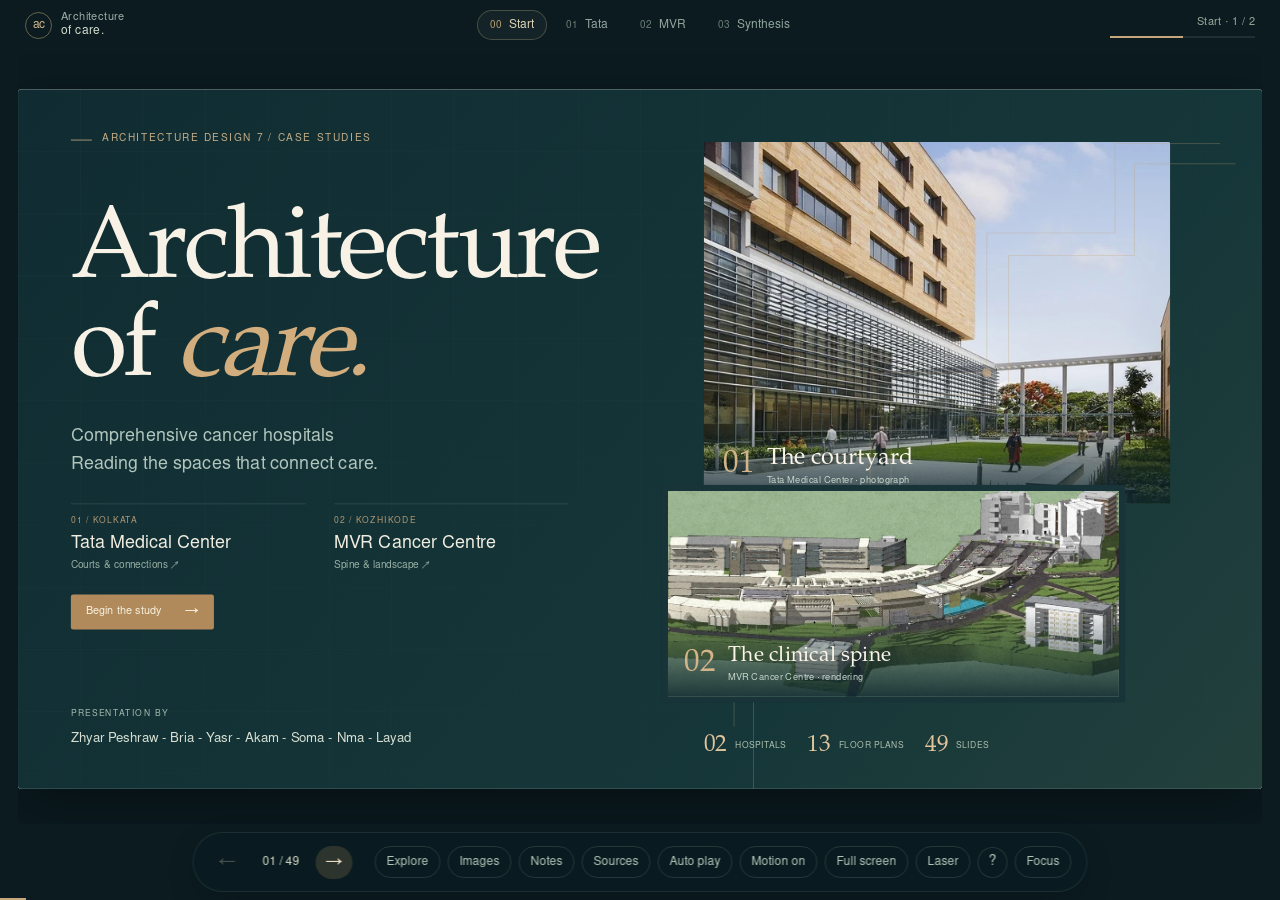
<file: index.html>
<!doctype html>
<html lang="en">
<head>
 <meta charset="utf-8">
 <meta name="viewport" content="width=device-width,initial-scale=1">
 <meta name="description" content="Architecture of Care — a 49-slide comparative architectural study of Tata Medical Center and MVR Cancer Centre, with source plans, zoning and circulation analysis.">
 <meta name="theme-color" content="#132d30">
 <title>Architecture of Care · Cancer Hospital Case Studies</title>
 <link rel="icon" href="favicon.svg" type="image/svg+xml">
 <link rel="stylesheet" href="presentation.css">
 <link rel="stylesheet" href="atelier.css">
</head>
<body>
 <main id="viewport"><div id="stage"></div></main>
 <nav id="controls" aria-label="Presentation controls">
  <button data-action="prev" title="Previous (←)">←</button><span id="counter"></span><button data-action="next" title="Next (→)">→</button><i></i>
  <button data-action="overview">Slides</button><button data-action="gallery">Images</button><button data-action="notes">Notes</button><button data-action="sources">Sources</button>
  <button data-action="motion" id="motion">Motion on</button><button data-action="fullscreen">Full screen</button>
 </nav>
 <div id="progress"></div>
 <dialog id="modal" aria-labelledby="modalTitle"><div id="modalbar"><h2 id="modalTitle"></h2><button id="closeModal" aria-label="Close dialog">Close ×</button></div><div id="modalbody"></div></dialog>
 <noscript><p style="padding:40px;color:white">Enable JavaScript to play this presentation. All assets are included locally.</p></noscript>
 <script src="presentation.js"></script>
 <script src="atelier.js"></script>
</body>
</html>
</file>
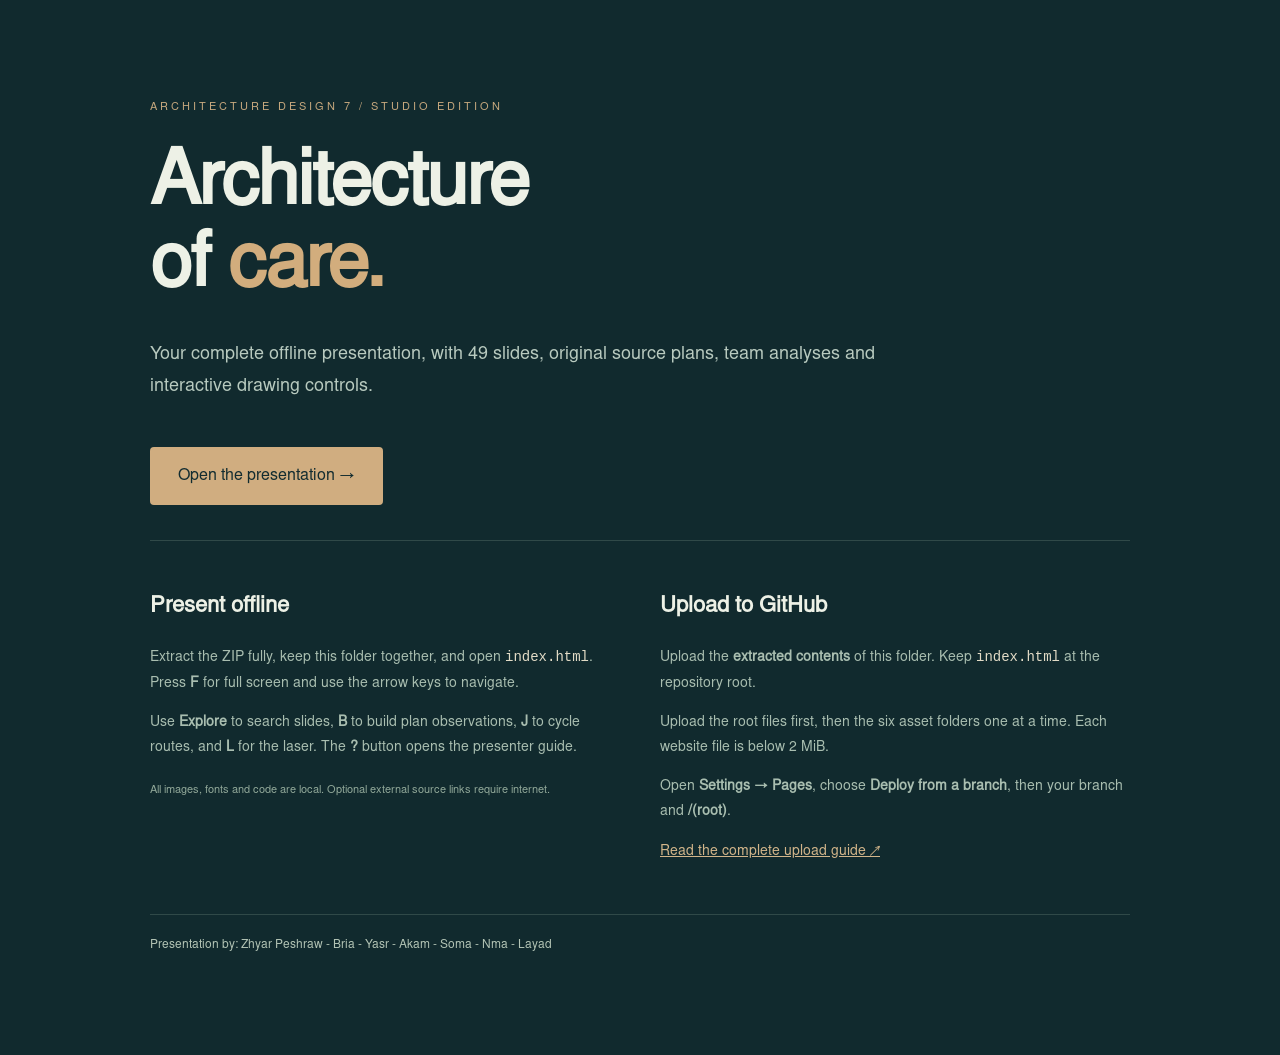
<file: START-HERE.html>
<!doctype html>
<html lang="en"><head><meta charset="utf-8"><meta name="viewport" content="width=device-width,initial-scale=1"><title>Start · Architecture of Care</title><link rel="icon" href="favicon.svg"><style>
@font-face{font-family:Sans;src:url('fonts/Sans-Regular.otf')}*{box-sizing:border-box}body{margin:0;background:#112a2e;color:#edf1e6;font-family:Sans,Arial,sans-serif;line-height:1.8}main{max-width:1050px;margin:7vh auto;padding:35px}.eyebrow{font-size:11px;color:#c5a77d;letter-spacing:3px}h1{font-size:clamp(38px,7vw,75px);line-height:1.1;letter-spacing:-2px;margin:28px 0}h1 em{font-style:normal;color:#d2ad7d}.intro{font-size:18px;color:#b8cabf;max-width:730px}.launch{display:inline-block;color:#122c30;background:#d0ad80;padding:15px 28px;text-decoration:none;border-radius:4px;margin:25px 0 35px;font-size:16px}.grid{display:grid;grid-template-columns:1fr 1fr;gap:40px;border-top:1px solid #aac1ae33;padding-top:28px}h2{font-size:22px}p,li{font-size:14px;color:#a9beb0}a{color:#d2b58a}code{color:#e2dbc6}small{font-size:11px;color:#91a899}footer{border-top:1px solid #aac1ae33;margin-top:35px;padding-top:20px;font-size:12px;color:#b3c4b5}@media(max-width:600px){main{padding:24px;margin-top:2vh}.grid{grid-template-columns:1fr;gap:18px}}
</style></head><body><main><div class="eyebrow">ARCHITECTURE DESIGN 7 / STUDIO EDITION</div><h1>Architecture<br>of <em>care.</em></h1><p class="intro">Your complete offline presentation, with 49 slides, original source plans, team analyses and interactive drawing controls.</p><a class="launch" href="index.html">Open the presentation →</a><div class="grid"><section><h2>Present offline</h2><p>Extract the ZIP fully, keep this folder together, and open <code>index.html</code>. Press <b>F</b> for full screen and use the arrow keys to navigate.</p><p>Use <b>Explore</b> to search slides, <b>B</b> to build plan observations, <b>J</b> to cycle routes, and <b>L</b> for the laser. The <b>?</b> button opens the presenter guide.</p><small>All images, fonts and code are local. Optional external source links require internet.</small></section><section><h2>Upload to GitHub</h2><p>Upload the <b>extracted contents</b> of this folder. Keep <code>index.html</code> at the repository root.</p><p>Upload the root files first, then the six asset folders one at a time. Each website file is below 2 MiB.</p><p>Open <b>Settings → Pages</b>, choose <b>Deploy from a branch</b>, then your branch and <b>/(root)</b>.</p><p><a href="GITHUB-UPLOAD.md">Read the complete upload guide ↗</a></p></section></div><footer>Presentation by: Zhyar Peshraw - Bria - Yasr - Akam - Soma - Nma - Layad</footer></main></body></html>
</file>
<file: presentation.css>
/* ===== styles.css ===== */
@font-face{font-family:Sans;src:url('fonts/Sans-Regular.otf')}@font-face{font-family:Sans;src:url('fonts/Sans-Bold.otf');font-weight:700}@font-face{font-family:Editorial;src:url('fonts/Serif-Regular.otf')}*{box-sizing:border-box}body{margin:0;background:#192b29;color:#203330;font-family:Sans,Arial,sans-serif;overflow:hidden}button{font:inherit;cursor:pointer}button:focus-visible{outline:3px solid #cd865f;outline-offset:4px}#viewport{position:absolute;inset:0 0 60px;display:grid;place-items:center;overflow:hidden}#stage{width:1600px;height:900px;flex-shrink:0;position:absolute;transform-origin:center;background:#f3f0e8;overflow:hidden}.slide{height:900px;padding:42px 66px 50px;position:relative;overflow:hidden}.eyebrow{text-transform:uppercase;letter-spacing:3px;font-size:17px;color:#947053;margin-bottom:19px}.topline{display:flex;justify-content:space-between;border-bottom:1px solid #c9cec4;padding-bottom:14px;margin-bottom:25px;font-size:16px;letter-spacing:2px;text-transform:uppercase}.topline span:last-child{color:#8b6852}h1,h2,h3,p{margin:0}h1{font-family:Editorial,serif;font-size:60px;font-weight:400;line-height:1.06;letter-spacing:-1.3px;max-width:1430px}h2{font-family:Editorial,serif;font-size:44px;font-weight:400}h3{font-size:24px;margin-bottom:10px}.subtitle{font-size:23px;color:#66716a;margin-top:10px}.body{height:608px;margin-top:27px;position:relative}.footer{position:absolute;bottom:22px;left:66px;right:66px;display:flex;justify-content:space-between;font-size:14px;color:#707970}.footer button{border:0;background:none;color:inherit;padding:0}.split{display:grid;grid-template-columns:1.6fr 1fr;gap:50px;height:100%}.split.reverse{grid-template-columns:1fr 1.5fr}.photo{width:100%;height:100%;object-fit:cover;display:block}.photowrap{position:relative;overflow:hidden;height:100%;background:#d9ddd2}.photowrap .photo{animation:pan 20s ease-out both}.caption{position:absolute;bottom:0;left:0;right:0;padding:22px 25px 16px;background:linear-gradient(transparent,rgba(10,30,25,.85));color:#fff;font-size:16px}.points{display:flex;flex-direction:column;justify-content:center;gap:28px}.point{border-top:1px solid #c6cdc2;padding-top:17px}.point b{display:block;font-size:25px;margin-bottom:9px}.point p{font-size:22px;line-height:1.34;color:#65726a}.point small{font-size:17px}.facts{margin:25px 0;display:grid;grid-template-columns:1fr 1fr;gap:27px}.fact small{display:block;text-transform:uppercase;letter-spacing:1px;font-size:15px;color:#7b857b;margin-bottom:8px}.fact b{font-size:25px;font-weight:400}.statement{font-family:Editorial;font-size:36px;line-height:1.2}.cover{padding:0;display:grid;grid-template-columns:1fr 1fr}.cover .covertext{padding:80px 60px 55px;z-index:2;background:#f3f0e8}.cover h1{font-size:83px;margin:65px 0 23px;line-height:1}.cover .authors{position:absolute;bottom:73px;width:655px;font-size:24px;line-height:1.6}.cover .authors small{display:block;text-transform:uppercase;font-size:15px;letter-spacing:2px;color:#8a6851;margin-bottom:9px}.coverimages{height:900px;position:relative}.coverimages img{width:100%;height:50%;object-fit:cover;display:block}.coverimages span{position:absolute;color:white;background:#243b32da;padding:12px 20px;right:25px;font-size:18px}.coverimages span:nth-of-type(1){top:390px}.coverimages span:nth-of-type(2){bottom:35px}.bigindex{font-family:Editorial;font-size:160px;color:#dddacc;position:absolute;right:10px;bottom:-20px;pointer-events:none}.plan-layout{display:grid;grid-template-columns:3.4fr 1fr;gap:32px;height:100%}.plan-layout .points{gap:20px;justify-content:flex-start}.plan-layout .point b{font-size:22px}.plan-layout .point p{font-size:19px}.planarea{display:flex;flex-direction:column;min-height:0;height:100%}.planframe{flex:1;position:relative;min-height:0;background:#fff;overflow:hidden;cursor:zoom-in;border:1px solid #deded2}.planframe svg{width:100%;height:100%;display:block}.planframe .hint{position:absolute;right:10px;bottom:8px;font-size:14px;background:#f3f0e8ee;padding:5px 9px;color:#586458}.planframe image{filter:grayscale(1);opacity:.82}.zone{fill-opacity:.27;stroke-width:.3;stroke:#fff}.route{fill:none;stroke-width:4;stroke-linejoin:round;stroke-linecap:round;stroke-dasharray:13 8;animation:flow 2s linear infinite;filter:drop-shadow(0 1px 1px white)}.pin circle{fill:#213e36;stroke:white;stroke-width:2}.pin text{fill:#fff;font-size:13px;font-family:Sans;text-anchor:middle;dominant-baseline:central}.pin.inferred circle{fill:white;stroke:#985a45}.pin.inferred text{fill:#985a45}.pin{cursor:help}.legend{display:flex;gap:12px 18px;flex-wrap:wrap;font-size:14px;line-height:1.2;padding:12px 0 4px}.legend span{display:flex;align-items:center;gap:6px}.legend i{width:12px;height:12px;display:inline-block}.planmeta{display:flex;justify-content:space-between;font-size:13px;color:#7b8178;margin-top:7px}.layerbar{display:flex;gap:6px;flex-wrap:wrap;margin-bottom:9px}.layerbar button,.smallbutton{border:1px solid #bbc4b8;background:transparent;color:#354e43;font-size:14px;padding:6px 10px}.layerbar button.on{background:#294a40;color:#fff;border-color:#294a40}.nozones .zones,.noflows .flows,.nopins .pins,.source .zones,.source .flows,.source .pins{display:none}.source image{filter:none;opacity:1}.miniworkflow{margin-top:8px;background:#e7e9df;padding:14px 16px}.miniworkflow small{font-size:13px;color:#738075;display:block;margin-bottom:10px}.miniworkflow div{font-size:18px;line-height:1.6}.paired{display:grid;grid-template-rows:1fr 1fr;gap:18px;min-height:0}.paired .planarea{height:100%}.paired h3{font-size:18px;margin-bottom:7px}.paired .legend{display:none}.paired .planmeta{font-size:11px}.paired .layerbar{display:none}.stack{position:relative;display:flex;flex-direction:column-reverse;justify-content:space-around;gap:3px;padding:5px 0;height:100%}.stackrow{display:grid;grid-template-columns:100px 1fr 120px;gap:20px;align-items:center;flex:1;min-height:0;border-bottom:1px solid #d1d7cb;cursor:zoom-in}.stackrow img{height:100%;width:100%;object-fit:contain;transform:skewY(-3deg);transition:transform .4s;background:#fff}.stackrow:hover img{transform:skewY(0) scale(1.05)}.stackrow b{font-family:Editorial;font-size:24px}.stackrow small{color:#7b887d;font-size:16px}.schematic-label{font-size:15px;color:#7b867b;margin-top:15px}.diagram{width:100%;height:100%}.diagram text{font-family:Sans;fill:#30483e}.diagram .serif{font-family:Editorial}.evaluation{display:grid;grid-template-columns:1fr 1fr 1fr;gap:36px;height:480px}.evaluation .point{margin-top:26px}.evaluation .point b{font-size:23px}.evaluation .point p{font-size:20px}.lesson{font-family:Editorial;font-size:37px;border-top:1px solid #adb9aa;padding-top:22px;margin-top:26px}.compare{width:100%;border-collapse:collapse;font-size:21px}.compare th{text-align:left;font-size:27px;font-weight:400;padding:17px 22px;background:#26473d;color:#fff}.compare td{padding:15px 22px;border-bottom:1px solid #cbd1c4;line-height:1.25}.compare td:first-child{width:22%;color:#897059}.lessons{display:flex;gap:30px;margin-top:28px}.lessons p{flex:1;font-size:23px;line-height:1.3}.lessons b{color:#ab7555;margin-right:8px}.environment .photo{height:65%}.environment .section{height:33%;object-fit:contain;width:100%;background:white;margin-top:10px}#controls{position:absolute;bottom:0;height:60px;left:0;right:0;display:flex;align-items:center;justify-content:center;gap:10px;color:#e3e9df}#controls button{background:none;border:1px solid #52645c;color:inherit;border-radius:3px;padding:8px 12px;font-size:13px}#controls button:hover{background:#3b5148}#controls i{width:16px}#counter{font-size:13px;width:60px;text-align:center}#progress{position:absolute;bottom:0;left:0;height:3px;background:#bd8d63;transition:width .4s}dialog{width:94vw;height:91vh;max-width:1600px;border:0;padding:0;background:#f3f0e8;color:#233e34;box-shadow:0 30px 100px #0008}dialog::backdrop{background:#0c211be6}#modalbar{height:68px;display:flex;align-items:center;justify-content:space-between;padding:15px 26px;border-bottom:1px solid #c7cebf}#modalbar h2{font:24px Sans}#modalbar button{background:#294a40;color:white;border:0;padding:10px 17px}#modalbody{height:calc(100% - 68px);overflow:auto;padding:25px}.overview{display:grid;grid-template-columns:repeat(4,1fr);gap:15px}.overview button{background:#e4e7dc;text-align:left;padding:22px;border:1px solid #bfcaba;min-height:120px;color:#274436}.overview button b{font-size:20px;display:block;margin:9px 0}.overview button.active{background:#294a40;color:#fff}.gallery{display:grid;grid-template-columns:repeat(4,1fr);gap:22px}.gallery figure{margin:0;cursor:zoom-in}.gallery img{width:100%;height:180px;object-fit:cover;background:white}.gallery figcaption{font-size:15px;line-height:1.4;padding-top:8px}.notes{max-width:1000px;margin:20px auto;font-size:23px;line-height:1.65}.notes h3{margin:30px 0 14px}.refs{max-width:1100px;margin:auto}.refs article{border-bottom:1px solid #c5cebe;padding:22px 0;line-height:1.6}.refs a{color:#a26443;overflow-wrap:anywhere}.zoomwrap{height:100%;display:flex;flex-direction:column}.zoomview{flex:1;overflow:hidden;position:relative;background:#fff;touch-action:none;cursor:grab}.zoomview:active{cursor:grabbing}.zoomview svg{width:100%;height:100%;transform-origin:center}.zoomview image{filter:grayscale(1);opacity:.85}.zoomtools{display:flex;gap:8px;align-items:center;margin-bottom:15px;flex-wrap:wrap}.zoomtools button{border:1px solid #a9b6a3;padding:7px 15px;background:transparent}.zoomtools span{font-size:13px;margin-left:12px}.photomodal{width:100%;height:94%;object-fit:contain}.slide>*,.body>*{animation:reveal .7s both}.body>*:nth-child(2){animation-delay:.12s}.motion-off *{animation:none!important;transition:none!important}@keyframes flow{to{stroke-dashoffset:-42}}@keyframes reveal{from{opacity:0;transform:translateY(15px)}to{opacity:1;transform:translateY(0)}}@keyframes pan{from{transform:scale(1.035)}to{transform:scale(1)}}@media(max-width:750px){#controls{gap:4px}#controls button{padding:8px 5px;font-size:10px}#controls i{display:none}.gallery,.overview{grid-template-columns:repeat(2,1fr)}}@media(prefers-reduced-motion:reduce){*{animation:none!important;transition:none!important}}@media print{body{overflow:auto;background:white}#controls,#progress{display:none}#viewport{position:static;display:block}#stage{position:static;transform:none!important}.slide{page-break-after:always}}
.points .point:nth-child(1){animation:reveal .7s .12s both}.points .point:nth-child(2){animation:reveal .7s .23s both}.points .point:nth-child(3){animation:reveal .7s .34s both}.points .point:nth-child(4){animation:reveal .7s .45s both}.diagram>g>g{transition:transform .35s}.diagram>g>g:hover{transform:translateY(-12px)}.stackrow{animation:reveal .7s both}.stackrow:nth-child(2n){animation-delay:.15s}.stackrow:nth-child(3n){animation-delay:.3s}.motion-off *{animation:none!important;transition:none!important}
.split{grid-template-rows:minmax(0,1fr)}.split>*{min-height:0;min-width:0}.stackrow img{min-height:0;max-height:100%;height:100%;object-fit:contain}.stackrow{flex:none;height:140px}.stack:has(.stackrow:nth-child(9)) .stackrow{height:60px}.stackrow b{font-size:22px}.environment{overflow:hidden}.environment .photo{height:65%;object-fit:cover}.environment .section{height:32%;object-fit:contain}
/* REVISION 2 — source-first figures and presentation environment */
.revision-two{background:radial-gradient(ellipse at 20% 15%,#254c46 0,transparent 55%),radial-gradient(ellipse at 90% 100%,#5c5141 0,transparent 50%),#101f1d}#stage{box-shadow:0 22px 80px #0005}.revision-two #controls{gap:8px;height:64px}.revision-two #controls button{border-radius:30px;border-color:#7e948565;padding:8px 15px;transition:background .2s,color .2s,transform .2s}.revision-two #controls button:hover{transform:translateY(-2px);background:#d6c6a3;color:#193b31}.revision-two #progress{background:linear-gradient(90deg,#9e7756,#dbbf8d,#7fa698);height:3px}.verified-layout{display:grid;grid-template-columns:minmax(0,1fr) 365px;gap:27px;height:100%;min-height:0}.verified-plan{min-height:0;height:100%}.focus-heading{display:flex;flex-direction:column;gap:4px;min-height:48px;margin:1px 0 9px}.focus-heading b{font-size:21px;font-weight:700;color:#24483e}.focus-heading span{font-size:16px;line-height:1.25;color:#67776c;max-width:100%}.v2-planframe{flex:1;min-height:0;border:1px solid #d0d5ca;box-shadow:0 4px 15px #283a2910;background:white;cursor:zoom-in}.v2-planframe image,.figure-plan-frame image{filter:none!important;opacity:1!important}.verified-plan .flows,.figure-plan-frame .flows{display:none}.verified-plan.show-flows .flows{display:block}.verified-plan.show-source .pins,.verified-plan.show-source .flows{display:none}.verified-plan.show-source image{filter:none}.v2-planframe .route{stroke-width:4;stroke-dasharray:10 6;animation:flow 1.6s linear infinite}.verified-pin .pin-halo{fill-opacity:.95;stroke:#fff;stroke-width:1}.verified-pin circle:not(.pin-halo){fill:#213e38;stroke:#fff;stroke-width:1.4}.verified-pin text{font-size:13px;font-weight:bold}.verified-pin{cursor:pointer;transition:opacity .3s}.verified-pin:hover .pin-halo{stroke:#c28956;stroke-width:4}.is-focused .pins{opacity:0;pointer-events:none}.expand-plan{position:absolute;right:12px;bottom:12px;border:1px solid #c6cebe;background:#f9f8f2ec;color:#24483b;padding:8px 13px;font-size:14px}.plan-guidance{font-size:14px;line-height:1.35;color:#6c776c;padding-top:8px;max-height:58px}.v2meta{margin-top:8px;border-top:1px solid #ccd2c5;padding-top:7px;font-size:12px;gap:12px;line-height:1.2}.source-actions{display:flex;justify-content:space-between;align-items:center;gap:15px;margin-top:7px}.source-actions button{border:0;background:none;padding:0;color:#976d4c;text-align:left;white-space:nowrap;font-size:13px}.flow-explainer{display:none;font-size:12px;color:#68776a}.show-flows .flow-explainer{display:block}.department-key{display:flex;flex-direction:column;gap:0;min-height:0;overflow:hidden}.key-title{font-size:15px;letter-spacing:1.8px;text-transform:uppercase;border-bottom:2px solid #2e5346;padding:5px 0 14px;margin-bottom:6px}.key-title span{display:block;letter-spacing:0;text-transform:none;font-size:13px;color:#8d7761;margin-top:5px}.dept{border:0;border-bottom:1px solid #c7cec1;background:transparent;color:#253d32;text-align:left;padding:12px 0;display:grid;grid-template-columns:33px 1fr 15px;gap:11px;align-items:start;transition:background .2s,padding .2s;min-height:0;flex:1}.dept-no{width:30px;height:30px;border:2px solid var(--zone);background:#29483c;color:white;display:grid;place-items:center;border-radius:50%;font-weight:700;font-size:15px;box-shadow:0 0 0 2px #fff}.dept b{font-size:20px;font-weight:700;line-height:1.1;display:block;margin-top:3px}.dept small{display:block;font-size:15px;line-height:1.28;color:#6e796e;margin-top:6px}.dept i{color:#8a6b4f;font-style:normal;font-size:18px;align-self:center}.dept:hover,.dept.active{background:#e1e7db;padding-left:9px;padding-right:7px}.dept.active b{color:#95653e}.source-minimap{display:none;position:absolute;left:10px;bottom:10px;width:130px;height:92px;background:#fff;border:1px solid #aab6a1;box-shadow:0 4px 12px #0002;overflow:hidden}.source-minimap img{width:100%;height:100%;object-fit:fill;opacity:.75}.source-minimap div{position:absolute;border:2px solid #a77545;background:#c1a57422}.is-focused .source-minimap{display:block}.paired-v2{height:100%;display:flex;flex-direction:column}.floor-tabs{display:flex;gap:10px;margin-bottom:15px;height:60px;flex-shrink:0}.floor-tabs button{flex:1;padding:10px 18px;border:1px solid #b9c7b6;background:transparent;text-align:left;color:#244b3f;transition:background .3s}.floor-tabs b{font-size:22px}.floor-tabs span{display:block;font-size:15px;margin-top:3px}.floor-tabs .active{background:#284d40;color:#fff;border-color:#284d40}#paired-content{flex:1;min-height:0}.paired-v2 .dept{padding-top:7px;padding-bottom:7px}.paired-v2 .dept b{font-size:19px}.paired-v2 .dept small{font-size:14px}.paired-v2 .plan-guidance{font-size:12px}.source-figure{display:grid;grid-template-columns:1fr 1fr;gap:38px;height:100%}.figure-plan,.figure-photo{display:flex;flex-direction:column;min-height:0}.figure-label{font-size:17px;letter-spacing:1px;border-bottom:1px solid #bdc8b8;padding-bottom:11px;margin-bottom:16px;color:#94704d}.figure-plan-frame{flex:1;min-height:0;background:#fff;border:1px solid #d2d6cb;cursor:zoom-in}.figure-plan-frame svg{width:100%;height:100%}.figure-key{display:grid;grid-template-columns:1fr 1fr;gap:12px;margin-top:16px}.figure-key button{font-size:18px;line-height:1.2;text-align:left;display:flex;gap:12px;border:0;background:none;color:#385343;padding:0}.figure-key strong{width:23px;height:23px;border-radius:50%;background:#29483c;color:white;text-align:center;font-size:14px;line-height:23px;flex-shrink:0}.figure-photo .photowrap{height:345px;flex-shrink:0}.figure-photo h2{font-size:39px;margin-top:23px;line-height:1.1}.figure-photo p{font-size:21px;line-height:1.35;margin-top:14px;color:#667468}.program-stack{height:566px;display:flex;flex-direction:column;gap:5px;position:relative}.program-floor{flex:1;min-height:0;display:grid;grid-template-columns:160px 350px 1fr 90px;gap:24px;align-items:center;border:0;border-bottom:1px solid #c6cebe;background:transparent;padding:3px 15px;text-align:left;color:#304d3e;transition:background .25s,transform .25s;animation:reveal .7s var(--delay) both}.program-floor:hover{background:#dde6d6;transform:translateX(6px)}.floor-level{font-family:Editorial;font-size:25px}.program-floor img{width:100%;height:100%;min-height:0;object-fit:contain;background:#fff}.floor-program{font-size:20px;line-height:1.3}.floor-arrow{font-size:14px;color:#8d6d4b}.stack-method{font-size:15px;color:#6d7a6b;margin-top:20px}.program-stack.tata .program-floor img{object-fit:contain}.program-stack.tata .floor-program{font-size:25px}.clinical-relation{display:grid;grid-template-columns:1fr .8fr 1fr;gap:30px;height:100%}.clinical-crop{min-height:0;display:flex;flex-direction:column;cursor:zoom-in}.clinical-crop svg{width:100%;flex:1;min-height:0;background:#fff}.clinical-crop p{font-size:17px;color:#6d796d;margin-top:15px}.relation-text{display:flex;flex-direction:column;justify-content:center;gap:25px;text-align:center}.relation-text h2{font-size:40px;line-height:1.07}.relation-text p{font-size:22px;line-height:1.35;color:#65776a}.relation-text button{padding:12px 16px;background:#294b3e;color:white;border:0;font-size:16px}.relation-text small{font-size:14px;color:#7e887b;line-height:1.4}.link-line{height:3px;background:linear-gradient(90deg,#bfbd71,#6ba79a);position:relative;overflow:hidden}.link-line:after{content:'';position:absolute;width:40px;height:3px;background:#fff8;animation:connect 2s linear infinite}@keyframes connect{from{left:-40px}to{left:100%}}.zoom-layout{height:100%;display:grid;grid-template-columns:minmax(0,1fr) 310px;gap:25px}.zoom-layout aside{overflow:auto}.zoom-layout .department-key{overflow:visible}.zoom-layout .dept{padding:14px 0;flex:none}.zoom-layout .dept b{font-size:18px}.zoom-layout .focus-heading{min-height:65px}.zoom-layout .focus-heading b{font-size:22px}.zoom-layout .plan-guidance{font-size:13px;max-height:none}.zoom-layout .source-plan{cursor:grab}.zoom-buttons{display:flex;gap:7px;margin-bottom:18px}.zoom-buttons button{background:#294a40;color:white;border:0;padding:9px 13px;font-size:14px}.zoom-help{font-size:13px;line-height:1.6;color:#687569;margin-top:18px}.sheet-view p{font-size:18px;margin-bottom:20px}.sheet-view img{width:2200px;max-width:none;display:block}.v2-overview img{width:100%;height:100px;object-fit:contain;background:#fff;margin-bottom:10px}.v2-overview button{padding:14px}.v2-overview button b{font-size:18px}.coverimages:after{content:'';position:absolute;inset:0;pointer-events:none;background:linear-gradient(135deg,transparent 40%,#15372d25)}.slide{animation:slide-enter .75s cubic-bezier(.2,.8,.2,1)}@keyframes slide-enter{from{clip-path:inset(0 0 0 3%);opacity:.2;transform:translateX(20px)}to{clip-path:inset(0);opacity:1;transform:translateX(0)}}.motion-off *{animation:none!important;transition:none!important}@media(prefers-reduced-motion:reduce){*{animation:none!important;transition:none!important}}
.department-key .dept{flex:none;padding:9px 0}.department-key .dept b{font-size:19px;line-height:1.15}.department-key .dept small{font-size:14px;line-height:1.24;display:-webkit-box;-webkit-line-clamp:2;-webkit-box-orient:vertical;overflow:hidden}.paired-v2 .dept small{-webkit-line-clamp:1}.paired-v2 .dept{padding:10px 0}.zoom-layout .dept{padding:14px 0}.verified-pin .pin-halo{animation:pin-emerge .8s both}.verified-pin:nth-child(2){animation-delay:.08s}.verified-pin:nth-child(3){animation-delay:.16s}.verified-pin:nth-child(4){animation-delay:.24s}@keyframes pin-emerge{from{opacity:0;r:25}to{opacity:1;r:18}}.motion-off *{animation:none!important;transition:none!important}
.revision-two .cover .covertext{background:#193d34;color:#f4f0e3;border-right:1px solid #809580}.revision-two .cover .eyebrow{color:#c1a77d}.revision-two .cover .subtitle{color:#c7d5c8}.revision-two .cover .authors small{color:#c1a77d}.revision-two .cover .authors{font-size:25px}.revision-two .cover h1{color:#f4f0e3;text-shadow:0 2px 20px #112a2244}.verified-plan.show-flows .planframe{border-color:#83aaa8;box-shadow:0 0 0 3px #4c898215,0 7px 24px #1e54411c}
.paired-v2 .dept small{-webkit-line-clamp:2}.paired-v2 .dept{padding:8px 0}

/* ===== analysis.css ===== */

.revision-three,.revision-three button,.revision-three h1,.revision-three h2,.revision-three h3,.revision-three .statement,.revision-three .floor-level,.revision-three .lesson,.revision-three svg text{font-family:Sans,Sans,sans-serif}
.revision-three{background:radial-gradient(ellipse at 12% 5%,#355e53 0,transparent 60%),radial-gradient(ellipse at 90% 100%,#78624c 0,transparent 65%),#142823}
.revision-three #stage{background:#f4f2eb}.revision-three .slide:before{content:'';position:absolute;inset:0;background-image:linear-gradient(#76887408 1px,transparent 1px),linear-gradient(90deg,#76887408 1px,transparent 1px);background-size:28px 28px;pointer-events:none;z-index:0}.revision-three .slide>*{position:relative;z-index:1}.revision-three .slide .footer{position:absolute}
.revision-three h1{font-size:46px;letter-spacing:-.6px;line-height:1.18}.revision-three h2{font-size:32px;line-height:1.25}.revision-three .topline{font-size:14px;letter-spacing:1px;margin-bottom:20px}.revision-three .subtitle{font-size:20px;margin-top:8px}.revision-three .body{height:618px;margin-top:23px}.revision-three .cover h1{font-size:65px;line-height:1.25;margin:47px 0 20px}.revision-three .cover .authors{font-size:21px;width:660px;position:absolute;line-height:1.9}.revision-three .cover .covertext{padding-top:63px}.revision-three .cover .eyebrow{font-size:15px;letter-spacing:1.5px}.revision-three .coverimages{position:relative}.revision-three .coverimages img{animation:cover-drift 24s ease-out both}.revision-three .point b{font-size:22px}.revision-three .point p{font-size:19px;line-height:1.5}.revision-three .points{gap:22px}.revision-three .fact b{font-size:23px}.revision-three .statement{font-size:29px}.revision-three .lesson{font-size:28px}.revision-three .compare{font-size:19px}.revision-three .compare th{font-size:23px}.revision-three .lessons p{font-size:20px}.revision-three .figure-photo h2{font-size:30px}.revision-three .figure-photo p{font-size:19px}.revision-three .figure-key button{font-size:16px}.revision-three .program-floor .floor-level{font-size:21px}.revision-three .program-floor .floor-program{font-size:18px}.revision-three .program-stack.tata .floor-program{font-size:23px}.revision-three .relation-text h2{font-size:31px}.revision-three .relation-text p{font-size:20px}.revision-three .clinical-crop .figure-label{font-size:15px}.revision-three .chapter-indicator{position:absolute;right:67px;bottom:52px;font-size:11px;color:#8c8d78;letter-spacing:2px;pointer-events:none}.revision-three .cover+.chapter-indicator{color:#e4ebdc;bottom:15px}.revision-three #controls button{font-family:Sans;font-size:12px;padding:7px 13px}.revision-three #counter{width:66px;font-family:Sans}.revision-three #progress{height:4px}.revision-three #progress:after{content:'';position:absolute;right:0;top:-2px;width:8px;height:8px;border-radius:50%;background:#e5d2a1;box-shadow:0 0 12px #d1b071}
.analysis-plate{height:100%;display:flex;flex-direction:column}.analysis-toolbar{display:flex;align-items:center;justify-content:space-between;height:36px;flex:none}.analysis-toolbar>div{display:flex;gap:9px}.analysis-toolbar button,.plate-foot button,.route-controls button,.source-strip button,.board-tools button{border:1px solid #bcc7b9;color:#345849;background:#f9f8f3;border-radius:5px;padding:6px 12px;font-size:12px}.analysis-toolbar kbd{font:11px Sans;opacity:.55;margin-left:7px}.method-chip{color:#936d46;letter-spacing:1.3px;font-size:13px}.annotated-svg{flex:1;width:100%;min-height:0;overflow:visible}.callout-title{font-size:18px;fill:#244b3c;font-weight:bold}.callout-detail{font-size:14.5px;fill:#5a6a5f}.callout-bg{fill:#f4f2eb;fill-opacity:.95}.leader-shadow{stroke:#fff;stroke-width:3.8;fill:none;opacity:.95}.leader{stroke:#a88755;stroke-width:1.45;fill:none;stroke-dasharray:1;stroke-dashoffset:1;animation:draw-leader 1s calc(.3s + var(--i)*.12s) forwards}.anchor-ring{fill:#fff;stroke:#a77b3e;stroke-width:1.4}.anchor-dot{fill:#805f30}.analysis-note{cursor:pointer;transition:opacity .3s}.analysis-note .callout-title,.analysis-note .callout-detail,.analysis-note .callout-bg{animation:note-reveal .7s calc(.4s + var(--i)*.12s) both}.analysis-note:hover .leader,.analysis-note.focus-note .leader{stroke:#195b47;stroke-width:2.6}.analysis-note.focus-note .callout-bg{fill:#e3ebdf;stroke:#9bb698;stroke-width:1}.analysis-note.focus-note .anchor-ring{r:8;fill:#e5d2ac}.analysis-note.not-built{opacity:0;pointer-events:none}.analysis-plate:has(.focus-note) .analysis-note:not(.focus-note):not(.not-built){opacity:.58}.analysis-plate.hide-leaders .leader,.analysis-plate.hide-leaders .leader-shadow{display:none}.plate-caption{fill:#788276;font-size:10.5px}.plate-foot{display:flex;justify-content:space-between;align-items:center;height:27px;color:#879081;font-size:11px;flex:none}.plate-foot button{border:0;background:none;padding:0;color:#927142}
.route-exhibit,.team-exhibit{display:flex;flex-direction:column;height:100%;min-height:0}.route-controls{display:flex;gap:7px;align-items:center;min-height:37px;flex-wrap:wrap;flex:none;margin-bottom:14px}.route-controls button{display:flex;gap:7px;align-items:center;font-size:12px;padding:7px 10px}.route-controls i{width:18px;height:3px;background:var(--route);display:inline-block}.route-controls button.selected,.board-tools button.selected{background:#294e40;color:#fff;border-color:#294e40}.route-controls button[data-journey]{margin-left:auto;background:#e9dec7;color:#6e512f;border-color:#d1be98}.route-grid,.team-grid{display:grid;grid-template-columns:minmax(0,1fr) 365px;gap:29px;flex:1;min-height:0}.route-figure,.team-figure{position:relative;background:white;border:1px solid #cbd2c6;min-height:0;overflow:hidden;display:flex;flex-direction:column}.role-svg,.team-svg{height:100%;width:100%;min-height:0;flex:1;display:block}.route-under{fill:none;stroke:#fff;stroke-width:7;opacity:.8}.role-line{fill:none;stroke-width:3.2;stroke-linecap:round;stroke-linejoin:round;stroke-dasharray:10 7;animation:role-flow 2s linear infinite}.role-path{transition:opacity .4s;}.route-muted{opacity:.045;pointer-events:none}.traveller{stroke:#fff;stroke-width:1.5;filter:drop-shadow(0 0 3px #fff)}.source-trace-group{transition:opacity .5s;animation:source-emphasis 4s ease-in-out infinite}.source-trace-group[data-kind=staffservice]{animation-delay:1s}.source-trace-group[data-kind=secondary]{animation-delay:1.5s}.source-trace-group[data-kind=room]{animation-delay:2.5s}.source-trace-group.service-view path{stroke:#168879!important;fill:#168879!important}.source-trace-group.route-muted{animation:none}.route-label circle{fill:#294d40;stroke:#fff;stroke-width:2}.route-label text{fill:#fff;font-size:12px;text-anchor:middle;dominant-baseline:middle}.route-status{position:absolute;bottom:0;left:0;right:0;padding:9px 12px;background:#ecf0e8f0;font-size:12px;color:#597060;border-top:1px solid #d3ddcf}.inspect-float{position:absolute;bottom:45px;right:12px;border:1px solid #bdcaba;background:#fafbf5f0;color:#3d5d4b;font-size:11px;padding:7px 12px;border-radius:4px}.team-exhibit:not(.has-route) .inspect-float{bottom:12px}.reading-notes{display:flex;flex-direction:column;min-height:0;gap:15px}.reading-notes .points{gap:18px;justify-content:flex-start}.reading-notes .point{padding-top:12px}.reading-notes .point b{font-size:19px;margin-bottom:6px}.reading-notes .point p{font-size:16px;line-height:1.55}.evidence-note{font-size:12px;line-height:1.6;color:#8b806d;border-left:3px solid #c5ad80;padding:9px 0 9px 12px;margin-top:auto}.evidence-note button{display:block;margin-top:7px;background:none;border:0;color:#936d42;font-size:12px;padding:0}.source-strip{height:38px;display:flex;justify-content:space-between;align-items:center;flex:none;margin-bottom:12px;color:#936d47;font-size:13px;letter-spacing:1px}.has-bubbles .team-grid{grid-template-columns:minmax(0,1fr) 365px}.has-bubbles .team-figure{background:#fff}.has-bubbles .team-svg{animation:bubble-sheet-enter 1.5s both}.team-grid:has(.traced-svg[viewBox="0 218 1440 455"]){grid-template-columns:minmax(0,1fr) 335px}
.clinical-detail{display:grid;grid-template-columns:1.4fr 1fr;gap:42px;height:100%}.detail-source{display:flex;flex-direction:column;min-height:0;background:#fff;border:1px solid #ced6c9;padding:12px}.detail-source img{width:100%;min-height:0;flex:1;object-fit:contain;cursor:zoom-in}.detail-source p{font-size:12px;color:#7c8878;margin-top:10px}.clinical-detail aside{display:flex;flex-direction:column;gap:18px}.clinical-detail .points{gap:17px}.clinical-detail .point b{font-size:20px}.clinical-detail .point p{font-size:17px}.sequence{display:grid;grid-template-columns:repeat(2,1fr);gap:12px;margin-bottom:3px}.sequence>div{position:relative;padding:12px 14px;background:#e4e9db;border-left:3px solid #99aa89;animation:note-reveal .6s calc(var(--i)*.2s) both}.sequence small{display:block;font-size:12px;color:#8e744e}.sequence b{display:block;font-size:16px;margin-top:7px}.bubble-layout{display:grid;grid-template-columns:1fr 280px;gap:20px;height:100%}.mvr-bubbles{width:100%;height:100%;overflow:visible}.bubble-link{stroke:#395d50;stroke-width:3;fill:none;stroke-dasharray:0}.bubble-link.vertical{stroke:#9e785b;stroke-dasharray:8 7;animation:role-flow 5s linear infinite}.bubble-title{font-size:20px;text-anchor:middle;fill:#263e34}.bubble-level{font-size:14px;text-anchor:middle;fill:#596452}.bubble-halo{fill:none;stroke:#c3cdbb;stroke-width:1;stroke-dasharray:3 7;transform-origin:center;animation:orbit 28s linear infinite}.bubble-node>circle:not(.bubble-halo){stroke:#fff;stroke-width:4;filter:drop-shadow(0 5px 7px #42604022)}.bubble-node{cursor:default;transition:opacity .3s}.bubble-node:hover>circle:not(.bubble-halo){stroke:#a87c50;stroke-width:5}.bubble-legend{font-size:17px;fill:#647262}.bubble-layout aside{display:flex;flex-direction:column;justify-content:center;gap:24px}.bubble-layout aside h2{font-size:27px}.bubble-layout aside p{font-size:18px;line-height:1.6;color:#637062}.bubble-layout aside small{font-size:12px;line-height:1.6;color:#8d7c61}.board-exhibit{display:flex;flex-direction:column;height:100%;gap:10px}.board-tools{display:flex;gap:9px}.board-image{flex:1;min-height:0;background:#e6e8df;border:1px solid #c4cfbf}.board-svg{width:100%;height:100%}.board-exhibit>p{font-size:12px;color:#7d846f}.synthesis-grid{display:grid;grid-template-columns:repeat(3,1fr);gap:33px;height:100%}.synthesis-grid article{display:flex;flex-direction:column;border-top:2px solid #456c55;padding-top:17px;gap:16px}.synthesis-grid article>small{font-size:20px;color:#a7804e}.synthesis-image{height:235px;background:#fff;overflow:hidden;cursor:zoom-in}.synthesis-image img{width:100%;height:100%;object-fit:contain;transition:transform .7s}.synthesis-image:hover img{transform:scale(1.1)}.synthesis-grid h2{font-size:28px}.synthesis-grid p{font-size:18px;line-height:1.6;color:#6a7966}.figure-inspector{display:flex;flex-direction:column;height:100%}.inspector-tools{display:flex;gap:10px;align-items:center;margin-bottom:15px;font-size:12px}.inspector-tools button{background:#294d40;color:white;border:0;padding:8px 15px;font:13px Sans}.inspector-canvas{flex:1;min-height:0;overflow:hidden;background:white}.inspector-canvas svg{height:100%;width:100%;cursor:grab;touch-action:none}.inspector-canvas svg:active{cursor:grabbing}.method-intro{font-size:20px;line-height:1.7;margin-top:20px}
@keyframes draw-leader{to{stroke-dashoffset:0}}@keyframes note-reveal{from{opacity:0;transform:translateY(6px)}to{opacity:1;transform:translateY(0)}}@keyframes source-emphasis{0%,100%{opacity:.72}50%{opacity:1}}@keyframes role-flow{to{stroke-dashoffset:-68}}@keyframes bubble-sheet-enter{from{opacity:.2;transform:scale(.94)}to{opacity:1;transform:scale(1)}}@keyframes orbit{to{rotate:360deg}}@keyframes cover-drift{from{transform:scale(1.025)}to{transform:scale(1)}}
.motion-off .leader{stroke-dashoffset:0}.motion-off .source-trace-group{opacity:1}.motion-off .source-trace-group.route-muted{opacity:.045}.motion-off .traveller{display:none}.revision-three.motion-off *{animation:none!important;transition:none!important}@media(prefers-reduced-motion:reduce){.leader{stroke-dashoffset:0}.traveller{display:none}}
.team-bubble-node{animation:note-reveal .7s calc(var(--i)*.08s) both}.team-bubble-node:hover ellipse{stroke:#d1a269;stroke-width:4}.team-bubble-node:focus{outline:none}.team-bubble-node:focus ellipse{stroke:#b78042;stroke-width:4}.source-trace-group[data-kind=secondary]{filter:drop-shadow(0 0 .2px #1800ad)}
.source-trace-group[data-kind=emergency] path{stroke:#d07b12;fill:#d07b12}.source-trace-group[data-kind=service] path{stroke:#168879;fill:#168879}.entry-word text{font-size:13px;paint-order:stroke;stroke:white;stroke-width:3px}
.route-controls [data-route-filter=secondary] i{height:0;background:none;border-top:2px dashed #1800ad}.route-controls [data-route-filter=room] i{height:0;background:none;border-top:1px dotted #1800ad;position:relative}.route-controls [data-route-filter=room] i:after{content:'';width:4px;height:4px;background:#1800ad;position:absolute;right:0;top:-2px;border-radius:50%}

/* ===== studio.css ===== */
/* Architecture of Care / Studio edition. Source drawings retain their colors. */
.studio{--ink:#132d30;--muted:#64716d;--paper:#f8f6ef;--chapter-accent:#b27a57;background:radial-gradient(ellipse at 15% 20%,#243e40,transparent 50%),radial-gradient(ellipse at 100% 85%,#3a3830,transparent 60%),#0b191e;color:var(--ink)}
.studio #viewport{inset:54px 18px 76px}.studio #stage{background:var(--paper);box-shadow:0 24px 70px #0006;border-radius:4px}
.studio .slide{background:var(--paper);padding:35px 66px 48px;animation:studio-slide .65s cubic-bezier(.16,1,.3,1)}
.studio .slide[data-direction=back]{animation-name:studio-slide-back}
.studio .slide:before{background-image:radial-gradient(#82938b14 .65px,transparent .65px);background-size:6px 6px;opacity:.7}
.studio .slide:after{content:'';position:absolute;top:0;left:66px;width:130px;height:5px;background:var(--chapter-accent)}
.studio .slide>*{animation:none}.studio .body>*{animation:studio-content .6s .12s both}.studio .topline{font-size:12px;letter-spacing:1.4px;color:#6a766d;border-color:#cdd2c6;padding-bottom:12px;margin-bottom:21px;align-items:center;height:40px}
.studio .topline-chapter{display:flex;gap:14px;align-items:center}.studio .topline-chapter i{font:12px Sans;font-style:normal;width:28px;height:28px;display:grid;place-items:center;color:var(--chapter-accent);border:1px solid var(--chapter-accent);border-radius:50%}
.studio .topline span:last-child{color:#7b877d}.studio .topline b{font-weight:400;color:var(--chapter-accent);margin:0 9px}
.studio h1{font-size:48px;line-height:1.2;letter-spacing:-.65px;color:var(--ink)}
.studio .title-word{display:inline-block;animation:word-arrive .7s cubic-bezier(.16,1,.3,1) calc(var(--word)*.025s) both}
.studio .subtitle{font-size:18px;line-height:1.45;color:#728074;margin-top:8px;animation:studio-content .7s .15s both}
.studio .body{height:618px;margin-top:23px}.studio .footer{bottom:19px;border-top:1px solid #d1d6cb;padding-top:11px;align-items:center;font-size:11px;letter-spacing:.35px}
.studio .footer>span{display:flex;gap:28px;align-items:center}.studio .footer b{font:15px Sans;color:var(--ink)}.studio .footer i{font-size:11px;font-style:normal;color:#9ba392}
.studio .footer button:hover{color:var(--chapter-accent)}.studio .footer-caption{font-size:10px;color:#8a9385}.studio .chapter-indicator{display:none}
.studio h2{letter-spacing:-.35px}.studio .points{gap:22px}.studio .point{position:relative;border-top:1px solid #cbd2c7;padding-top:17px;animation:point-arrive .7s cubic-bezier(.16,1,.3,1) calc(.2s + var(--point,0)*.11s) both}
.studio .point:before{content:'';position:absolute;left:0;top:-1px;width:35px;height:2px;background:var(--chapter-accent);transition:width .4s}.studio .point:hover:before{width:100%}
.studio .point b{font-size:22px;color:var(--ink)}.studio .point p{font-size:19px;line-height:1.55;color:#617167}
.studio .photowrap{border-radius:5px;box-shadow:0 10px 28px #08292116;cursor:zoom-in}.studio .photowrap .photo{animation:studio-photo 22s ease-out both}.studio .caption{font-size:13px;padding:32px 22px 18px;letter-spacing:.25px;background:linear-gradient(transparent,#10262ae6)}
.studio .slide[data-tone=ink]{background:#122b2f;color:#edf1e6}.studio .slide[data-tone=ink]:before{background-image:radial-gradient(#b8c6b314 .65px,transparent .65px);opacity:.5}.studio .slide[data-tone=ink]:after{background:#c8a67c}
.studio [data-tone=ink] h1,.studio [data-tone=ink] h2,.studio [data-tone=ink] .point b{color:#f5f2e8}.studio [data-tone=ink] .subtitle{color:#adbfba}.studio [data-tone=ink] .topline{border-color:#ffffff29;color:#c3cdc5}.studio [data-tone=ink] .topline span:last-child{color:#a5b6ae}.studio [data-tone=ink] .topline-chapter i{color:#d2b491;border-color:#d2b49188}
.studio [data-tone=ink] .point{border-color:#ffffff24}.studio [data-tone=ink] .point:before{background:#c5a47d}.studio [data-tone=ink] .point p{color:#b7c8bf}.studio [data-tone=ink] .footer{border-color:#ffffff26;color:#a2b5ab}.studio [data-tone=ink] .footer b{color:#e2e7dc}.studio [data-tone=ink] .footer-caption{color:#9aafa5}
.studio .case-number{display:flex;gap:15px;align-items:center;font-size:11px;letter-spacing:3px;color:#b9a284;margin-bottom:20px}.studio .case-number b{font-size:52px;line-height:1;color:#d0ad80;letter-spacing:-2px}
.studio [data-slide-type=profile] .body{height:593px}.studio [data-slide-type=profile] .split{grid-template-columns:1.44fr 1fr;gap:60px}.studio [data-slide-type=profile] .split>.points{justify-content:center;gap:0}.studio .statement{font-size:33px;line-height:1.45;max-width:530px}.studio .facts{gap:23px 32px;margin:33px 0 0}.studio .fact{padding-top:14px;border-top:1px solid #ffffff2d}.studio .fact small{font-size:11px;letter-spacing:1.5px;color:#a7b9b0;margin-bottom:9px}.studio .fact b{font-size:23px;color:#f0ece1}
.studio .photo-coordinate{position:absolute;top:20px;left:20px;padding:8px 12px;background:#122c30de;color:#e0e5d9;font-size:11px;letter-spacing:1.8px;backdrop-filter:blur(8px)}
.studio [data-slide-type=concept] .split,.studio [data-slide-type=environment] .split{grid-template-columns:1.55fr 1fr;gap:52px}.studio [data-slide-type=concept] h2{font-size:38px;line-height:1.3;margin-bottom:14px}
.studio [data-slide-type=concept] .points>.points{gap:22px}.studio [data-tone=ink] .environment .section{border-radius:4px}
.studio .reading-notes .point b{font-size:20px}.studio .reading-notes .point p{font-size:16.5px;line-height:1.5}.studio .reading-notes .point{padding-top:14px}.studio .reading-notes .points{gap:18px}.studio .reading-notes{gap:16px}
.studio .evidence-note{border-left:2px solid var(--chapter-accent);background:#ebece229;border-radius:0 5px 5px 0;padding:10px 0 10px 13px;font-size:12px;line-height:1.55}
.studio .route-figure,.studio .team-figure,.studio .figure-plan-frame,.studio .board-image{border:1px solid #d6dacd;border-radius:5px;box-shadow:0 6px 18px #143a3110}
.studio .route-status{background:#f0f2eaeF;font-size:12px;color:#607167;border-color:#dae0d2;padding:10px 14px}
.studio .route-controls{margin-bottom:13px}.studio .route-controls button,.studio .board-tools button{border-radius:24px;padding:8px 14px;background:#fffefa;border-color:#c8d0c1;transition:background .2s,box-shadow .2s}.studio .route-controls button.selected,.studio .board-tools button.selected{background:#173c3b;color:#fff;border-color:#173c3b;box-shadow:0 2px 8px #11342d20}
.studio .route-controls button[data-journey]{background:#e8dfcc;color:#795d3b;border-color:#d1bf9c}.studio .inspect-float{border-radius:24px;padding:8px 13px;background:#fffef4ed;color:#31594c}.studio .source-strip{color:#8c775a;font-size:12px}
.studio .analysis-toolbar{height:38px}.studio .method-chip{font-size:13px;letter-spacing:.6px;color:var(--chapter-accent)}.studio .analysis-toolbar button{border-radius:22px;padding:7px 13px;background:#fffdf7;border-color:#cbd3c4;font-size:11px;transition:background .2s}.studio .analysis-toolbar button:hover{background:#e9eddf}.studio .analysis-toolbar [data-auto-build]{background:#193d3d;color:#f5f2e8;border-color:#193d3d}.studio .analysis-toolbar [data-auto-build].selected{background:var(--chapter-accent);border-color:var(--chapter-accent)}
.studio .callout-bg{fill:#f8f6ef}.studio .callout-title{fill:#25483e;font-size:18px}.studio .callout-detail{fill:#61705f}.studio .leader{stroke:var(--chapter-accent);stroke-width:1.6}.studio .anchor-ring{stroke:var(--chapter-accent)}.studio .anchor-dot{fill:var(--chapter-accent)}.studio .analysis-note.focus-note .callout-bg{fill:#e7eddf;stroke:#a2b098}.studio .analysis-note.focus-note .leader{stroke:#276e5b;stroke-width:2.6}.studio .analysis-note.focus-note .callout-title{fill:#174936}
.studio .plate-foot{font-size:10.5px;color:#8a917e}.studio .plate-caption{fill:#8b927f}
.studio .program-stack{height:566px;gap:5px}.studio .program-floor{padding:4px 15px;border-radius:4px;transition:background .25s,transform .25s}.studio .program-floor:nth-child(odd){background:#ecf0e5}.studio .program-floor:hover{background:#dce7d6;transform:translateX(8px)}.studio .floor-level{color:var(--chapter-accent)}.studio .floor-arrow{color:var(--chapter-accent)}.studio .program-floor img{border-radius:3px}
.studio .source-figure{gap:35px}.studio .figure-label{font-size:14px;letter-spacing:1px;border-color:#cad2c0;color:var(--chapter-accent)}.studio .figure-photo h2{font-size:31px}.studio .figure-photo p{font-size:19px;line-height:1.5}
.studio .clinical-crop svg{border:1px solid #d4dbc9;border-radius:4px}.studio .relation-text button{border-radius:5px;background:#234d44}.studio .relation-text h2{font-size:32px;line-height:1.3}.studio .relation-text p{font-size:19px;line-height:1.55}
.studio .clinical-detail .point b{font-size:21px}.studio .clinical-detail .point p{font-size:17px}.studio .detail-source{border-radius:5px;box-shadow:0 6px 20px #1535220d}.studio .sequence{gap:12px}.studio .sequence>div{background:#e9edde;border-radius:0 5px 5px 0;border-color:var(--chapter-accent);padding:14px 15px}.studio .sequence small{color:var(--chapter-accent)}
.studio .compare{font-size:18px;line-height:1.35}.studio .compare th{background:#173b3b;padding:19px 22px;font-size:22px;border-right:1px solid #ffffff20}.studio .compare th:nth-child(2){background:#76573f}.studio .compare th:nth-child(3){background:#28675f}.studio .compare td{padding:17px 22px;border-color:#d3d7c9}.studio .compare tr:nth-child(even) td{background:#ecefe3}.studio .compare td:first-child{font-size:17px;color:#60725d}.studio .lessons{gap:34px;margin-top:29px}.studio .lessons p{font-size:19px;line-height:1.4;padding-top:16px;border-top:2px solid var(--chapter-accent)}.studio .lessons b{display:inline-block;margin-right:12px;font-size:26px;color:var(--chapter-accent)}
.studio .evaluation{height:470px;gap:38px}.studio .evaluation .point{margin-top:20px}.studio .evaluation .point b{font-size:20px}.studio .evaluation .point p{font-size:17px;line-height:1.45}.studio .evaluation h3{color:var(--chapter-accent);font-size:19px;letter-spacing:.5px}.studio .lesson{font-size:28px;color:#365444;padding-top:25px;margin-top:28px}
.studio .synthesis-grid{gap:30px}.studio .synthesis-grid article{border-color:#9bb4a174;border-radius:0;padding-top:18px;gap:18px}.studio .synthesis-grid article>small{color:#cbb28d;font-size:18px}.studio .synthesis-image{height:237px;border-radius:5px;border:10px solid #f7f7ef;background:#fff}.studio .synthesis-grid h2{font-size:31px;line-height:1.25}.studio .synthesis-grid p{color:#bdcbbf;font-size:18px;line-height:1.65}

/* Opening spread */
.studio .studio-cover{display:block;padding:0;background:#112a2e;color:#f2eee1}.studio .studio-cover:after{display:none}.studio .studio-cover:before{display:none}
.studio-cover .cover-grid{position:absolute;inset:0;background-image:linear-gradient(#b0beb009 1px,transparent 1px),linear-gradient(90deg,#b0beb009 1px,transparent 1px);background-size:72px 72px;z-index:0}
.studio .studio-cover-copy{position:absolute;inset:0 auto 0 0;width:835px;padding:59px 0 0 68px;z-index:3;pointer-events:none}.studio-cover-copy button{pointer-events:auto}
.studio .cover-kicker{font-size:13px;letter-spacing:2px;color:#c6ad86;text-transform:uppercase;display:flex;align-items:center;gap:13px;animation:studio-content .8s .15s both}.cover-kicker>span{width:27px;height:1px;background:#c6ad86}
.studio .studio-cover h1{font-size:104px;line-height:1.09;letter-spacing:-4.1px;margin:71px 0 22px;max-width:765px;position:relative;color:#f7f2e5;text-shadow:none}.studio-cover h1>span{display:block;animation:cover-title 1.1s cubic-bezier(.16,1,.3,1) .18s both}.studio-cover h1>span:nth-child(2){animation-delay:.3s}.studio-cover h1 em{font-style:normal;color:#d2ad7d}
.studio .cover-deck{font-size:23px;line-height:1.65;color:#b1c6bd;max-width:610px;animation:studio-content 1s .4s both}.cover-cases{display:flex;gap:37px;max-width:640px;margin-top:38px;animation:studio-content 1s .55s both}.cover-cases button{background:none;color:#f1eee1;border:0;border-top:1px solid #9ab3a83a;text-align:left;width:50%;padding:15px 0 0;transition:border-color .3s}.cover-cases button:hover{border-color:#d4b68e}.cover-cases small{font-size:10px;color:#b49a73;letter-spacing:1.4px;display:block}.cover-cases b{font-size:21px;margin-top:9px;display:block;white-space:nowrap}.cover-cases span{font-size:12px;color:#98afa4;display:block;margin-top:7px}.studio .begin-study{font-size:13px;color:#f7f1df;background:#b18a5c;border:0;border-radius:3px;margin-top:29px;padding:14px 19px;display:flex;gap:28px;align-items:center;transition:background .3s,transform .3s;animation:studio-content 1s .7s both}.studio .begin-study:hover{background:#c7a377;transform:translateX(5px)}.begin-study span{font-size:20px;line-height:12px}
.studio .studio-cover .authors{position:absolute;bottom:53px;left:68px;width:674px;font-size:17px;line-height:1.8;color:#d6dfd2;animation:studio-content 1s .8s both}.studio .studio-cover .authors small{font-size:10px;letter-spacing:1.7px;color:#a7bbaf;margin-bottom:10px}.studio .studio-cover .authors p{max-width:674px}
.studio .cover-visual{position:absolute;left:832px;top:0;right:0;bottom:0;z-index:1}.cover-main-image{position:absolute;top:68px;left:50px;width:600px;height:465px;overflow:hidden;border-radius:2px;box-shadow:0 20px 60px #061c2c50;cursor:zoom-in;animation:cover-image 1.35s cubic-bezier(.16,1,.3,1) .3s both}.cover-main-image img{width:100%;height:100%;object-fit:cover;object-position:center;transform:scale(1.08) translate(calc(var(--pointer-x,0)*-8px),calc(var(--pointer-y,0)*-8px));transition:transform 1.3s ease-out}.cover-second-image{position:absolute;left:-4px;top:509px;width:596px;height:280px;border:8px solid #183438;overflow:hidden;border-radius:3px;box-shadow:0 16px 50px #0004;z-index:2;cursor:zoom-in;animation:cover-image 1.35s cubic-bezier(.16,1,.3,1) .5s both}.cover-second-image img{width:100%;height:100%;object-fit:cover;object-position:center;transform:scale(1.025) translate(calc(var(--pointer-x,0)*5px),calc(var(--pointer-y,0)*5px));transition:transform 1.3s ease-out}
.cover-image-label{position:absolute;bottom:0;left:0;right:0;display:flex;gap:16px;align-items:center;padding:45px 25px 22px;background:linear-gradient(transparent,#0b252ddd);color:#fbf5e9}.cover-image-label>span{font-size:33px;color:#d4b589;line-height:1}.cover-image-label b{font-size:22px;display:block}.cover-image-label small{font-size:11px;color:#c5d5cb;display:block;margin-top:4px;letter-spacing:.2px}.cover-second-image .cover-image-label{padding:42px 21px 17px}.cover-second-image .cover-image-label b{font-size:20px}
.cover-stat{position:absolute;left:50px;top:826px;display:flex;gap:10px;align-items:center;color:#afbfad;z-index:3;animation:studio-content 1s .9s both}.cover-stat span{font-size:22px;color:#e1c49b;margin-left:18px}.cover-stat span:first-child{margin-left:0}.cover-stat small{font-size:10px;text-transform:uppercase;letter-spacing:.6px}.cover-contour{position:absolute;inset:0;width:100%;height:100%;pointer-events:none;z-index:1;overflow:visible}.cover-contour path{stroke:#c1a376;stroke-width:1;fill:none;opacity:.36;stroke-dasharray:1500;stroke-dashoffset:1500;animation:contour-draw 3s ease 1.1s forwards}.cover-contour circle{fill:#d0b188;opacity:.6;animation:studio-content 1s 2s both}

/* The surrounding presentation controls */
#studio-chrome{height:50px;position:fixed;left:25px;right:25px;top:0;display:flex;align-items:center;justify-content:space-between;color:#dae3d5;z-index:3;pointer-events:none}#studio-chrome>*{pointer-events:auto}.studio-brand{display:flex;align-items:center;gap:9px;font-size:9px;line-height:1.25;letter-spacing:.4px;color:#9aafa7}.studio-brand b{font-size:11px;font-weight:400;color:#d4dfd1}.brand-mark{width:27px;height:27px;font-size:12px;display:grid;place-items:center;border:1px solid #b8a07688;color:#d0b68d;border-radius:50%;letter-spacing:-1px}
.chapter-nav{display:flex;align-items:center;gap:6px;position:absolute;left:50%;transform:translateX(-50%)}.chapter-nav button{font-family:Sans;font-size:10px;border:1px solid transparent;border-radius:22px;color:#91a69d;background:none;padding:7px 12px;transition:background .2s,color .2s}.chapter-nav small{font-size:8px;color:#6a8277;margin-right:7px}.chapter-nav button:hover{color:#e7dfc9;background:#ffffff07}.chapter-nav button.active{color:#dfd4b6;background:#ffffff09;border-color:#bfb78c4d}.chapter-nav button.active small{color:#baa173}
.chapter-status{width:145px;text-align:right}.chapter-status small{font-family:Sans;font-size:9px;color:#99aa99;letter-spacing:.4px}#chapter-progress{height:2px;background:#b8c19d20;margin-top:5px;width:100%}#chapter-progress-fill{display:block;height:100%;background:var(--chapter-accent);transition:width .5s}
.studio #controls{height:60px;bottom:8px;gap:7px;left:50%;right:auto;transform:translateX(-50%);width:max-content;padding:6px 15px;background:#0a1c22bF;backdrop-filter:blur(15px);border:1px solid #bed8c51b;border-radius:40px;box-shadow:0 10px 30px #0002}
.studio #controls button{font-size:10px;padding:8px 12px;border:1px solid #75917f3d;color:#b4c8b9;white-space:nowrap}.studio #controls button:hover{color:#f0e2c7;background:#4962553d;transform:none;border-color:#b4b79566}.studio #controls button.selected{color:#f2d6b6;border-color:#cda47877;background:#8b5a3733}.studio #controls button:disabled{opacity:.27;cursor:default}.studio #controls [data-action=prev],.studio #controls [data-action=next]{font-size:19px;border:0;padding:5px 9px;color:#ebddc1}.studio #controls [data-action=next]{background:#9d80553d}.studio #controls i{width:8px}.studio #counter{font-size:10px;width:56px;color:#d6dbc4}.studio #controls .help-button{border-radius:50%;padding:6px 10px;font-size:14px}.studio #progress{height:2px;background:var(--chapter-accent)}.studio #progress:after{display:none}
#chapter-curtain{position:fixed;inset:54px 18px 76px;z-index:5;background:#132c30;display:flex;flex-direction:column;justify-content:center;align-items:center;gap:12px;pointer-events:none;visibility:hidden;color:#f1ead8}#chapter-curtain.playing{visibility:visible;animation:chapter-curtain 1s cubic-bezier(.6,0,.2,1) both}#chapter-curtain small{font:10px Sans;letter-spacing:3px;color:#bea074}#chapter-curtain b{font:30px Sans}#chapter-curtain span{width:60px;height:1px;background:#c8a77b;margin-top:8px}
#laser-dot{position:fixed;width:11px;height:11px;border-radius:50%;background:#ff7252;border:2px solid #ffe0a6;box-shadow:0 0 0 5px #ee755224,0 0 22px #fa7258;pointer-events:none;z-index:2147483647;transform:translate(-50%,-50%);opacity:0;transition:opacity .12s}#laser-dot.visible{opacity:1}.laser-on #stage,.laser-on #stage *{cursor:none!important}

/* Searchable overview, inspector and presenter help */
.studio dialog{background:var(--paper);color:var(--ink);border-radius:9px;box-shadow:0 35px 140px #0008}.studio dialog::backdrop{background:#081b22e6;backdrop-filter:blur(5px)}.studio #modalbar{border-color:#d2d9c8;height:68px;padding:15px 25px;background:#f8f7ef}.studio #modalbar h2{font:20px Sans}.studio #modalbar button{font:12px Sans;border-radius:22px;background:#1e4740;padding:9px 17px}.studio #modalbody{padding:25px}.studio .navigator-toolbar{position:sticky;top:-25px;z-index:4;margin:-25px -25px 24px;padding:20px 25px;background:#f8f6eff5;border-bottom:1px solid #d3d9ca;display:flex;gap:18px;align-items:center;backdrop-filter:blur(12px)}.navigator-toolbar label{display:flex;align-items:center;gap:12px;flex:1}.navigator-toolbar label>span{font-size:11px;white-space:nowrap;color:#70816e}.navigator-toolbar input{padding:12px 15px;border:1px solid #cdd7c4;border-radius:24px;background:#fffef8;font:12px Sans;color:#2a4b3a;min-width:180px;width:100%;outline:none}.navigator-toolbar input:focus{border-color:#588779;box-shadow:0 0 0 3px #538b771a}.navigator-filters{display:flex;gap:6px}.navigator-filters button{padding:9px 12px;border-radius:22px;font-size:10px;background:#edf0e5;color:#4d6c52;border:1px solid #ccd6c0}.navigator-filters button.selected{background:#244e43;color:white;border-color:#244e43}#search-count{font-size:10px;min-width:58px;color:#84927c;text-align:right}
.studio .studio-overview{grid-template-columns:repeat(4,1fr);gap:18px}.studio .studio-overview button{padding:11px;text-align:left;background:#f3f4e9;border:1px solid #d4dbc7;border-radius:6px;transition:transform .2s,box-shadow .2s;color:#264837;min-height:0;overflow:hidden}.studio .studio-overview button:hover{transform:translateY(-4px);box-shadow:0 8px 24px #22442e1a}.studio .studio-overview button.active{background:#1e4741;color:#f5efdf;border-color:#1e4741}.studio-overview .navigator-image{height:125px;background:white;position:relative;border-radius:3px;overflow:hidden;margin-bottom:12px}.studio-overview img{width:100%;height:100%;object-fit:contain}.studio-overview .navigator-image>span{position:absolute;left:8px;top:8px;background:#183d39e8;color:#efe3c2;border:1px solid #f1ecc447;padding:4px 6px;border-radius:3px;font-size:10px}.studio .studio-overview small{font-size:9px;letter-spacing:.4px;color:#789071}.studio .studio-overview button.active small{color:#b4c5aa}.studio .studio-overview button b{font-size:15px;line-height:1.4;margin:7px 0 2px}.studio-overview button[hidden]{display:none!important}.empty-search{text-align:center;color:#819477;margin:70px 0;font-size:16px}
.studio .gallery img{border-radius:4px;border:1px solid #dde2d3}.studio .gallery figcaption{font-size:12px;color:#6f8066;line-height:1.6}.studio .gallery figure{transition:transform .3s}.studio .gallery figure:hover{transform:translateY(-3px)}.studio .notes{font-size:19px;line-height:1.75}.studio .notes h2{font-size:33px}.studio .notes h3{font-size:23px;color:#8a714b}.studio .refs{font-size:16px}.studio .method-intro{font-size:18px}.studio .refs h2{font-size:31px}.studio .refs h3{font-size:20px}.studio .refs article{padding:23px 0;border-color:#d3dbc6}.studio .refs p{color:#61735d;line-height:1.7}.studio .zoom-layout .focus-heading b{font-size:21px}.studio .layerbar button{border-radius:20px;font-size:12px}.studio .zoom-help{font-size:11px}.studio .inspector-tools button,.studio .zoom-buttons button{border-radius:20px}.studio .sheet-view p{font-size:15px}
.studio-help{display:grid;grid-template-columns:repeat(3,1fr);gap:40px;margin:18px 8px}.studio-help .help-index{font-size:11px;letter-spacing:1.7px;color:#9e7f53}.studio-help h2{font-size:27px;margin:20px 0}.studio-help p{font-size:15px;line-height:1.75;color:#718265}.studio-help dl{display:grid;grid-template-columns:1fr 1.7fr;gap:15px 12px;border-top:1px solid #d2dac7;padding-top:22px;margin-top:28px;font-size:12px;line-height:1.6}.studio-help dt{color:#395f46}.studio-help dd{margin:0;color:#819272}.help-foot{border-top:1px solid #d2dac7;margin:35px 8px;padding-top:20px;font-size:12px;line-height:1.7;color:#8a927c}
@keyframes studio-slide{from{opacity:.4;transform:translateX(18px)}to{opacity:1;transform:translateX(0)}}@keyframes studio-slide-back{from{opacity:.4;transform:translateX(-18px)}to{opacity:1;transform:translateX(0)}}@keyframes studio-content{from{opacity:0;transform:translateY(9px)}to{opacity:1;transform:translateY(0)}}@keyframes word-arrive{from{opacity:0;transform:translateY(12px);filter:blur(3px)}to{opacity:1;transform:translateY(0);filter:blur(0)}}@keyframes point-arrive{from{opacity:0;transform:translateX(10px)}to{opacity:1;transform:translateX(0)}}@keyframes studio-photo{from{transform:scale(1.05)}to{transform:scale(1)}}@keyframes cover-title{from{opacity:0;transform:translateY(40px)}to{opacity:1;transform:translateY(0)}}@keyframes cover-image{from{opacity:0;clip-path:inset(0 0 100% 0);transform:translateY(25px)}to{opacity:1;clip-path:inset(0);transform:translateY(0)}}@keyframes contour-draw{to{stroke-dashoffset:0}}@keyframes chapter-curtain{0%{opacity:0;transform:translateY(14px)}20%,55%{opacity:1;transform:translateY(0)}100%{opacity:0;transform:translateY(-14px)}}
.studio.motion-off .cover-contour path{stroke-dashoffset:0}.studio.motion-off #chapter-curtain{display:none}.studio.motion-off .cover-main-image img,.studio.motion-off .cover-second-image img{transform:none}.studio.motion-off *{animation:none!important;transition:none!important;filter:initial}.studio.motion-off .verified-plan image{opacity:1}
@media(max-width:1050px){.studio #controls{gap:3px;padding:4px 9px;max-width:98vw}.studio #controls button{padding:8px;font-size:9px}.studio #controls i{display:none}.studio #controls [data-action=fullscreen]{font-size:0}.studio #controls [data-action=fullscreen]:after{content:'⛶';font-size:15px}.chapter-status{width:110px}.studio .studio-help{gap:20px}.navigator-toolbar label>span{display:none}.navigator-filters button{padding:8px}.studio .studio-overview{grid-template-columns:repeat(3,1fr)}}
@media(max-width:760px){.studio #viewport{inset:46px 5px 94px}.studio #controls{bottom:9px;height:auto;min-height:66px;max-width:97vw;flex-wrap:wrap;justify-content:center;gap:4px;border-radius:15px;padding:7px;width:650px}.studio #controls button{font-size:9px;padding:6px 9px}.studio #controls [data-action=prev],.studio #controls [data-action=next]{font-size:16px}.studio #controls #counter{font-size:9px;width:40px}.studio #controls [data-action=prev]{order:-3}.studio #controls #counter{order:-2}.studio #controls [data-action=next]{order:-1}#studio-chrome{left:12px;right:12px;height:44px}.chapter-status{display:none}.studio-brand>span:last-child{display:none}.chapter-nav{left:auto;right:0;transform:none;gap:1px}.chapter-nav button{padding:7px 10px;font-size:9px}.chapter-nav small{font-size:8px}.studio .studio-overview{grid-template-columns:repeat(2,1fr)}.studio .navigator-toolbar{flex-wrap:wrap;gap:10px}.navigator-toolbar label{flex-basis:100%}.navigator-filters{flex:1}.studio-help{grid-template-columns:1fr}.studio-help h2{margin:12px 0}.studio dialog{height:95vh;width:97vw}.studio #modalbody{padding:18px}.studio #modalbar h2{font-size:16px}.studio .zoom-layout{grid-template-columns:minmax(0,1fr) 190px;gap:12px}.studio .zoom-layout .dept b{font-size:13px}.studio .zoom-layout .dept{grid-template-columns:26px 1fr 10px;gap:7px}.studio .zoom-layout .dept-no{width:23px;height:23px;font-size:12px}.studio .zoom-layout .layerbar button{font-size:10px;padding:6px}.studio .focus-heading b{font-size:16px}.studio .focus-heading span{font-size:12px}.studio .gallery{grid-template-columns:repeat(2,1fr)}}
@media(prefers-reduced-motion:reduce){.cover-contour path{stroke-dashoffset:0}.studio #chapter-curtain{display:none}}
</file>
<file: atelier.css>
/* ATELIER / editorial display type, precise source keys and directional motion */
.atelier{--paper:#f7f5ed;--ink:#19383c;font-family:Sans,Arial,sans-serif;font-weight:400;background:radial-gradient(ellipse at 15% 10%,#294547,transparent 60%),#0b1b20}
.atelier button,.atelier svg text{font-family:Sans,Arial,sans-serif}.atelier .slide{padding-top:30px;background:var(--paper)}.atelier .slide:before{opacity:.3}.atelier .slide:after{height:3px;width:165px;animation:rule-arrive 1.1s cubic-bezier(.16,1,.3,1) both}
.atelier .topline{height:32px;margin-bottom:16px;font-size:12px;letter-spacing:1.3px;padding-bottom:10px}.atelier .topline-chapter i{font:12px Sans;width:24px;height:24px}
.atelier h1,.atelier h2,.atelier .statement,.atelier .lesson{font-family:Editorial,Georgia,serif;font-weight:400}
.atelier h1{font-size:57px;line-height:1.03;letter-spacing:-1.4px}.atelier h2{font-size:37px;line-height:1.17;letter-spacing:-.55px}
.atelier .subtitle{font-size:20px;line-height:1.28;margin-top:9px;color:#6c7a70;letter-spacing:.1px}
.atelier .body{height:655px;margin-top:18px}.atelier .footer{bottom:17px;padding-top:10px;font-size:11px}.atelier .footer b{font:15px Sans}.atelier .footer-caption{font-size:11px}.atelier .footer i{font-size:11px}
.atelier .title-word{animation:atelier-title 1s cubic-bezier(.16,1,.3,1) calc(var(--word)*.043s) both;transform-origin:left bottom}
.atelier .point b{font-size:22px;font-weight:700;line-height:1.25;margin-bottom:8px}.atelier .point p{font-size:21px;line-height:1.45;color:#63746a;font-weight:400}.atelier .point:before{width:26px;height:2px}
.atelier .reading-notes .point b{font-size:21px}.atelier .reading-notes .point p{font-size:18px;line-height:1.38}.atelier .reading-notes .points{gap:17px}.atelier .reading-notes .point{padding-top:12px}.atelier .reading-notes .evidence-note{font-size:12px;line-height:1.5}
.atelier .reading-notes .point b .key-swatch{vertical-align:middle;margin-right:9px;display:inline-flex;width:30px}
.atelier .ambient-light{position:absolute!important;inset:0;z-index:0!important;pointer-events:none;background:radial-gradient(circle 620px at var(--ambient-x,65%) var(--ambient-y,30%),#d8bd7c14,transparent);animation:ambient-breathe 14s ease-in-out infinite}
.atelier .slide[data-tone=ink]{background:linear-gradient(130deg,#102c32,#163739 70%,#23403c)}.atelier [data-tone=ink] .ambient-light{background:radial-gradient(circle 730px at var(--ambient-x,65%) var(--ambient-y,30%),#85b9a319,transparent)}
.atelier .photowrap .photo{animation:atelier-photo 26s cubic-bezier(.2,.4,.2,1) both}.atelier .photowrap{box-shadow:0 16px 35px #092a281c}.atelier .caption{font-size:14px;font-weight:400}.atelier .statement{font-size:40px;line-height:1.23}.atelier .case-number{margin-bottom:23px;font-size:11px}.atelier .case-number b{font:65px Editorial}.atelier .fact small{font-size:11px}.atelier .fact b{font-size:24px;line-height:1.3}
.atelier [data-slide-type=profile] .body{height:630px}.atelier [data-slide-type=profile] .split{grid-template-columns:1.4fr 1fr;gap:56px}.atelier [data-slide-type=concept] h2{font-size:43px;line-height:1.18}.atelier [data-slide-type=concept] .points>.points{gap:22px}.atelier .photo-coordinate{font-size:11px;letter-spacing:1.3px}
.atelier .studio-cover{background:linear-gradient(130deg,#102b32,#15393b);padding-top:0}.atelier .studio-cover h1{font:132px/.96 Editorial,Georgia,serif;letter-spacing:-4.5px;margin-top:75px;margin-bottom:28px}.atelier .studio-cover h1 em{font-style:italic}.atelier .studio-cover h1>span{animation:atelier-cover-word 1.4s cubic-bezier(.16,1,.3,1) .18s both}.atelier .studio-cover h1>span:nth-child(2){animation-delay:.36s}
.atelier .studio-cover-copy{padding-top:57px}.atelier .cover-kicker{font-size:13px;letter-spacing:2px}.atelier .cover-deck{font-size:23px;line-height:1.55;max-width:620px}.atelier .cover-cases{margin-top:32px}.atelier .cover-cases b{font-size:23px;font-weight:400}.atelier .cover-cases small{font-size:11px}.atelier .cover-cases span{font-size:13px}.atelier .begin-study{font-size:14px;margin-top:28px}.atelier .studio-cover .authors{font-size:17px;line-height:1.6;bottom:50px;max-width:690px}.atelier .studio-cover .authors small{font-size:11px}.atelier .cover-stat span{font:30px Editorial}.atelier .cover-stat small{font-size:11px}
.atelier .cover-image-label b{font:30px Editorial}.atelier .cover-image-label small{font:12px Sans;letter-spacing:.1px}.atelier .cover-image-label>span{font:40px Editorial}.atelier .cover-second-image .cover-image-label b{font-size:27px}
.atelier .cover-main-image{animation:atelier-image-mask 1.7s cubic-bezier(.16,1,.3,1) .25s both}.atelier .cover-second-image{animation:atelier-image-mask 1.7s cubic-bezier(.16,1,.3,1) .5s both}.atelier .cover-contour path{animation:contour-draw 3.2s ease .7s forwards,contour-glow 9s ease-in-out 4s infinite}.atelier .cover-contour circle{animation:contour-node 4s ease-in-out infinite}
.atelier .cover-grid{background-size:80px 80px;mask-image:linear-gradient(140deg,black,transparent)}

/* Color keys remain attached to the drawing they explain. */
.color-key{position:relative;flex:none;margin-top:11px;padding:11px 14px 12px;border-top:1px solid #c7d1c1;border-bottom:1px solid #e0e3d6;background:#eff1e6;border-radius:3px;color:#3c5549;min-width:0}
.key-heading{display:flex;justify-content:space-between;align-items:baseline;gap:16px;margin-bottom:8px;line-height:1.3}.key-heading b{font-size:11px;letter-spacing:1px;text-transform:uppercase;font-weight:700;color:#6b7157}.key-heading>span{font-size:11px;color:#929881}
.key-items{display:flex;flex-wrap:wrap;gap:8px 23px;align-items:center}.key-items>button,.key-item{display:inline-flex;align-items:center;gap:8px;min-width:0;font-size:13px;line-height:1.2;color:#3d5348;padding:0;border:0;background:none;text-align:left;font-weight:400;animation:key-reveal .6s calc(.2s + var(--key-index,0)*.05s) both}.key-items>button:hover{color:#142f2d}.key-items>button:hover>.key-swatch{transform:scale(1.2);box-shadow:0 0 0 3px #c8d5be}
.key-swatch{display:inline-flex;position:relative;align-items:center;justify-content:center;width:15px;height:12px;border-radius:2px;border:1px solid #233d3936;background:var(--swatch);flex:none;vertical-align:middle;transition:transform .2s,box-shadow .2s;overflow:hidden}
.key-swatch.dash,.key-swatch.line{background:#ced8d144;border:0;width:29px;height:12px;border-radius:0;overflow:hidden}.key-swatch.dash>span{display:block;width:44px;height:0;border-top:3px dashed var(--swatch);position:absolute;left:0;animation:legend-flow 2s linear infinite}.key-swatch.line>span{display:block;width:100%;height:3px;background:var(--swatch)}
.compact-key{padding:9px 11px;margin-top:10px}.compact-key .key-heading{margin-bottom:7px}.compact-key .key-items{gap:8px 16px}.compact-key .key-items>*{font-size:12px}.large-key{padding:13px 16px 15px;background:#e9ede2}.large-key .key-items{display:grid;grid-template-columns:1fr 1fr 1fr 1.35fr;gap:15px;margin-top:12px}.large-key .key-items>*{font-size:18px;gap:13px;font-weight:700}.large-key .key-swatch{width:37px;height:19px}.large-key .key-swatch.dash{width:54px;height:20px}.large-key .key-swatch.dash>span{width:76px;border-top-width:5px}
.atelier .analysis-plate>.color-key{margin-top:1px;margin-bottom:7px}.atelier .analysis-toolbar{height:35px}.atelier .analysis-toolbar button{font-size:12px}.atelier .analysis-toolbar kbd{font:10px Sans}.atelier .method-chip{font-size:13px}
.atelier .callout-title{font-size:18px;font-family:Sans;font-weight:700;fill:#23463d}.atelier .callout-detail{font-family:Sans;font-size:15.5px;font-weight:400;fill:#637164}.atelier .callout-bg{fill:#f7f5ed}.atelier .plate-caption{font-size:11px}
.atelier .analysis-note .leader{animation:draw-leader 1.4s calc(.15s + var(--i)*.13s) both}.atelier .analysis-note .anchor-ring{animation:anchor-breathe 3s var(--note-delay,0s) ease-in-out infinite}.atelier .analysis-note .callout-title,.atelier .analysis-note .callout-detail,.atelier .analysis-note .callout-bg{animation:note-reveal .8s calc(.35s + var(--i)*.13s) both}.atelier .analysis-note.focus-note .leader{stroke-width:2.8}.atelier .analysis-note.not-built{opacity:0}
.atelier .route-controls button,.atelier .board-tools button{font-size:13px;padding:8px 13px}.atelier .route-grid,.atelier .team-grid{gap:31px;grid-template-columns:minmax(0,1fr) 345px}.atelier .route-exhibit>.color-key,.atelier .team-exhibit>.color-key{margin-top:12px}.atelier .route-status{font-size:12px}.atelier .source-strip{font-size:13px}.atelier .source-strip button,.atelier .inspect-float{font-size:12px}.atelier .source-trace-group{animation:source-emphasis 3.4s ease-in-out infinite}.atelier .source-trace-group.route-muted{animation:none}.atelier .role-line{animation:role-flow 1.6s linear infinite}.atelier .traveller{filter:drop-shadow(0 0 4px #fff)}
.atelier .has-bubbles .team-grid{grid-template-columns:minmax(0,1fr) 345px}.atelier .has-bubbles .team-svg{animation:bubble-sheet-enter 1.4s cubic-bezier(.16,1,.3,1) both}.atelier .team-bubble-node{animation:atelier-bubble 1s cubic-bezier(.16,1,.3,1) calc(var(--i)*.07s) both;transform-box:fill-box;transform-origin:center}
.atelier .clinical-detail{gap:35px;grid-template-columns:1.4fr 1fr}.atelier .clinical-detail .point b{font-size:22px}.atelier .clinical-detail .point p{font-size:18px;line-height:1.45}.atelier .clinical-detail .sequence b{font-size:18px;font-weight:400}.atelier .sequence>div{animation:sequence-enter .9s cubic-bezier(.16,1,.3,1) calc(var(--i)*.12s) both}.atelier .detail-source .color-key{margin-top:10px}.atelier .detail-source img{min-height:0}.atelier .detail-source p{font-size:12px}.atelier .detail-source .key-items{gap:7px 13px}
.atelier .source-figure{gap:34px}.atelier .figure-photo h2{font-size:39px;line-height:1.12;margin-top:20px}.atelier .figure-photo p{font-size:21px;line-height:1.4}.atelier .figure-photo .photowrap{height:354px}.atelier .figure-label{font-size:14px;font-weight:400}.atelier .figure-plan .color-key .key-items{display:grid;grid-template-columns:1fr 1fr;gap:10px 15px}.atelier .figure-plan .color-key .key-items>*{font-size:13px;line-height:1.3}
.atelier .clinical-crop p{display:flex;align-items:center;gap:10px;font:15px Sans;line-height:1.35}.atelier .relation-text h2{font-size:37px;line-height:1.13}.atelier .relation-text p{font-size:21px;line-height:1.4}.atelier .relation-text button{font-size:15px}.atelier .relation-text small{font-size:13px;line-height:1.4}
.atelier .program-stack{height:614px;gap:5px}.atelier .program-floor{grid-template-columns:138px 295px 1fr 78px;gap:24px;padding:4px 12px}.atelier .program-floor .floor-level{font:26px Editorial}.atelier .program-floor .floor-program{font-family:Sans;font-size:13px;line-height:1.25}.stack-color-label{display:block;text-transform:uppercase;letter-spacing:.8px;font-size:9px;color:#7a8870;margin-bottom:4px}.stack-color-items{display:flex;flex-wrap:wrap;gap:5px 14px}.stack-color-items>span{display:inline-flex;gap:6px;align-items:center;font-size:12px;line-height:1.25}.stack-color-items .key-swatch{width:10px;height:9px}.atelier .program-stack.tata .stack-color-items>span{font-size:16px;margin:4px 0}.atelier .program-stack.tata .stack-color-items{gap:10px 19px}.atelier .program-stack.tata .key-swatch{width:14px;height:12px}.atelier .stack-method{font-size:12px;margin-top:14px}.atelier .floor-arrow{font-size:13px}
.atelier .program-floor{animation:stack-unfold 1s cubic-bezier(.16,1,.3,1) var(--delay) both;transform-origin:left center}
.atelier .uploaded-rendering{height:65%;position:relative;background:white;overflow:hidden;border-radius:4px;cursor:zoom-in}.atelier .uploaded-rendering .photo{height:100%;object-fit:contain;animation:none}.atelier .uploaded-rendering>span{position:absolute;bottom:10px;left:12px;background:#163b37dc;color:#f1eedf;padding:7px 12px;font-size:11px;letter-spacing:.4px}.atelier .environment .section{height:32%;margin-top:12px}
.atelier .evaluation .point b{font-size:22px}.atelier .evaluation .point p{font-size:19px}.atelier .evaluation{height:500px}.atelier .lesson{font-size:35px;margin-top:28px}.atelier .evaluation h3{font-size:20px;letter-spacing:.3px}
.atelier .compare{font-size:20px}.atelier .compare th{font:27px Editorial}.atelier .compare td{padding:18px 22px;line-height:1.35}.atelier .compare td:first-child{font-size:18px}.atelier .lessons p{font-size:20px}.atelier .lessons b{font:32px Editorial}
.atelier .bubble-title{font-size:21px;font-weight:700}.atelier .bubble-level{font-size:16px}.atelier .bubble-layout aside h2{font-size:35px}.atelier .bubble-layout aside p{font-size:20px;line-height:1.5}.atelier .bubble-legend{font-size:18px}.atelier .bubble-halo{animation:orbit 22s linear infinite}.atelier .bubble-node{animation:atelier-bubble 1.1s calc(var(--i)*.1s) both;transform-box:fill-box;transform-origin:center}
.atelier .synthesis-grid{gap:30px;height:580px}.atelier .synthesis-grid article{gap:13px}.atelier .synthesis-image{height:190px;flex:none}.atelier .synthesis-grid h2{font-size:31px;line-height:1.14}.atelier .synthesis-grid p{font-size:18px;line-height:1.5}.atelier .synthesis-grid .color-key{margin:0;padding:8px 9px;background:#29484166;border-color:#b6ccad30}.atelier .synthesis-grid .key-heading b{font-size:9px;color:#b5c1a8}.atelier .synthesis-grid .key-items>*{font-size:10px;line-height:1.1;color:#baceb7}.atelier .synthesis-grid .key-items{gap:6px 12px}.atelier .synthesis-grid .key-swatch{height:9px;width:11px}.closing-signature{position:absolute!important;right:68px;bottom:58px;text-align:right;font:27px/1.02 Editorial;color:#c8b089;opacity:.85}.closing-signature em{font-style:italic;color:#edf0df}
.atelier .zoom-layout .color-key{padding:8px 10px;margin-top:8px}.atelier .zoom-layout .key-items>*{font-size:11px}.atelier .zoom-layout .key-heading b{font-size:10px}.atelier .zoom-layout .dept b{font-size:18px}.atelier .dept-no{background:var(--zone);color:#173f37;border:1px solid #1d3d2933;box-shadow:none;font-family:Sans}.atelier .key-title{font-size:13px}.atelier .focus-heading b{font-size:21px}.atelier .focus-heading span{font-size:15px}.atelier .sheet-view .color-key{max-width:1250px;margin-bottom:18px}.atelier .figure-inspector>.color-key{margin-top:12px}
.atelier .studio-overview button b{font-family:Editorial;font-size:22px;line-height:1.1;font-weight:400}.atelier .studio-overview small{font-size:11px}.atelier .studio-overview .navigator-image{height:145px}.atelier #modalbar h2{font:25px Editorial}.atelier #modalbar button{font:13px Sans}.atelier .notes{font-size:20px}.atelier .notes h2{font-size:39px}.atelier .refs h2{font-size:37px}.atelier .refs h3{font-family:Sans;font-size:21px}.atelier .gallery figcaption{font-size:13px}.atelier .navigator-toolbar input{font:14px Sans}.atelier .navigator-filters button{font:12px Sans}.atelier .studio-help h2{font:33px Editorial}.atelier .studio-help p{font-size:17px}.atelier .studio-help dl{font-size:14px}
.atelier #controls button{font:12px Sans;padding:8px 11px}.atelier #controls #counter{font:12px Sans}.atelier .chapter-nav button{font:12px Sans}.atelier .chapter-nav small{font-size:10px}.atelier .chapter-status small{font:11px Sans}.atelier .studio-brand{font-size:11px}.atelier .studio-brand b{font-size:12px}.atelier #chapter-curtain b{font:48px Editorial}.atelier #chapter-curtain small{font:12px Sans;letter-spacing:3px}
.atelier.focus-mode #viewport{inset:0}.atelier.focus-mode #stage{border-radius:0}.atelier.focus-mode #studio-chrome,.atelier.focus-mode #controls{opacity:0;pointer-events:none;transition:opacity .4s}.atelier.focus-mode.chrome-hover #studio-chrome,.atelier.focus-mode.chrome-hover #controls{opacity:1;pointer-events:auto}.atelier.focus-mode #studio-chrome{background:#102b2ddd;border-radius:0 0 10px 10px;padding:0 12px}.atelier.focus-mode #chapter-curtain{inset:0}
@keyframes atelier-title{from{opacity:0;transform:translateY(22px) rotate(1.5deg);filter:blur(4px)}to{opacity:1;transform:translateY(0) rotate(0);filter:blur(0)}}@keyframes rule-arrive{from{transform:scaleX(0);transform-origin:left}to{transform:scaleX(1);transform-origin:left}}@keyframes atelier-cover-word{from{opacity:0;transform:translateY(60px) rotate(2deg);filter:blur(4px)}to{opacity:1;transform:translateY(0) rotate(0);filter:blur(0)}}@keyframes atelier-image-mask{from{clip-path:inset(0 100% 0 0);opacity:.2;transform:translateX(28px)}to{clip-path:inset(0);opacity:1;transform:translateX(0)}}@keyframes atelier-photo{from{transform:scale(1.075) translateX(-1%)}to{transform:scale(1) translateX(0)}}@keyframes key-reveal{from{opacity:0;transform:translateY(7px)}to{opacity:1;transform:translateY(0)}}@keyframes legend-flow{to{transform:translateX(-14px)}}@keyframes anchor-breathe{0%,100%{stroke-width:1.3;fill-opacity:.8}50%{stroke-width:2.5;fill-opacity:1}}@keyframes ambient-breathe{0%,100%{opacity:.35}50%{opacity:1}}@keyframes contour-glow{0%,100%{opacity:.2}50%{opacity:.55}}@keyframes contour-node{0%,100%{opacity:.35;r:4}50%{opacity:.9;r:7}}@keyframes atelier-bubble{from{opacity:0;scale:.91}to{opacity:1;scale:1}}@keyframes sequence-enter{from{opacity:0;transform:translateX(18px)}to{opacity:1;transform:translateX(0)}}@keyframes stack-unfold{from{opacity:0;transform:translateX(-20px) scaleX(.985)}to{opacity:1;transform:translateX(0) scaleX(1)}}
.atelier.motion-off .leader{stroke-dashoffset:0}.atelier.motion-off *{animation:none!important;transition:none!important}.atelier.motion-off .ambient-light{display:none}
@media(max-width:1150px){.atelier #controls button{font-size:11px;padding:8px 9px}.atelier .chapter-nav button{font-size:11px}.atelier .chapter-status{width:105px}}
@media(max-width:760px){.atelier #controls button{font-size:10px;padding:6px 8px}.atelier #controls #counter{font-size:10px}.atelier .chapter-nav button{font-size:10px}.atelier .chapter-nav small{font-size:9px}.atelier .studio-overview button b{font-size:18px}.atelier .zoom-layout .key-items>*{font-size:10px}.atelier .zoom-layout .dept b{font-size:13px}.atelier .zoom-layout .key-heading{display:block}.atelier .studio-help dl{font-size:12px}.atelier .large-key .key-items{grid-template-columns:1fr 1fr}.atelier .large-key .key-items>*{font-size:14px}}
</file>
